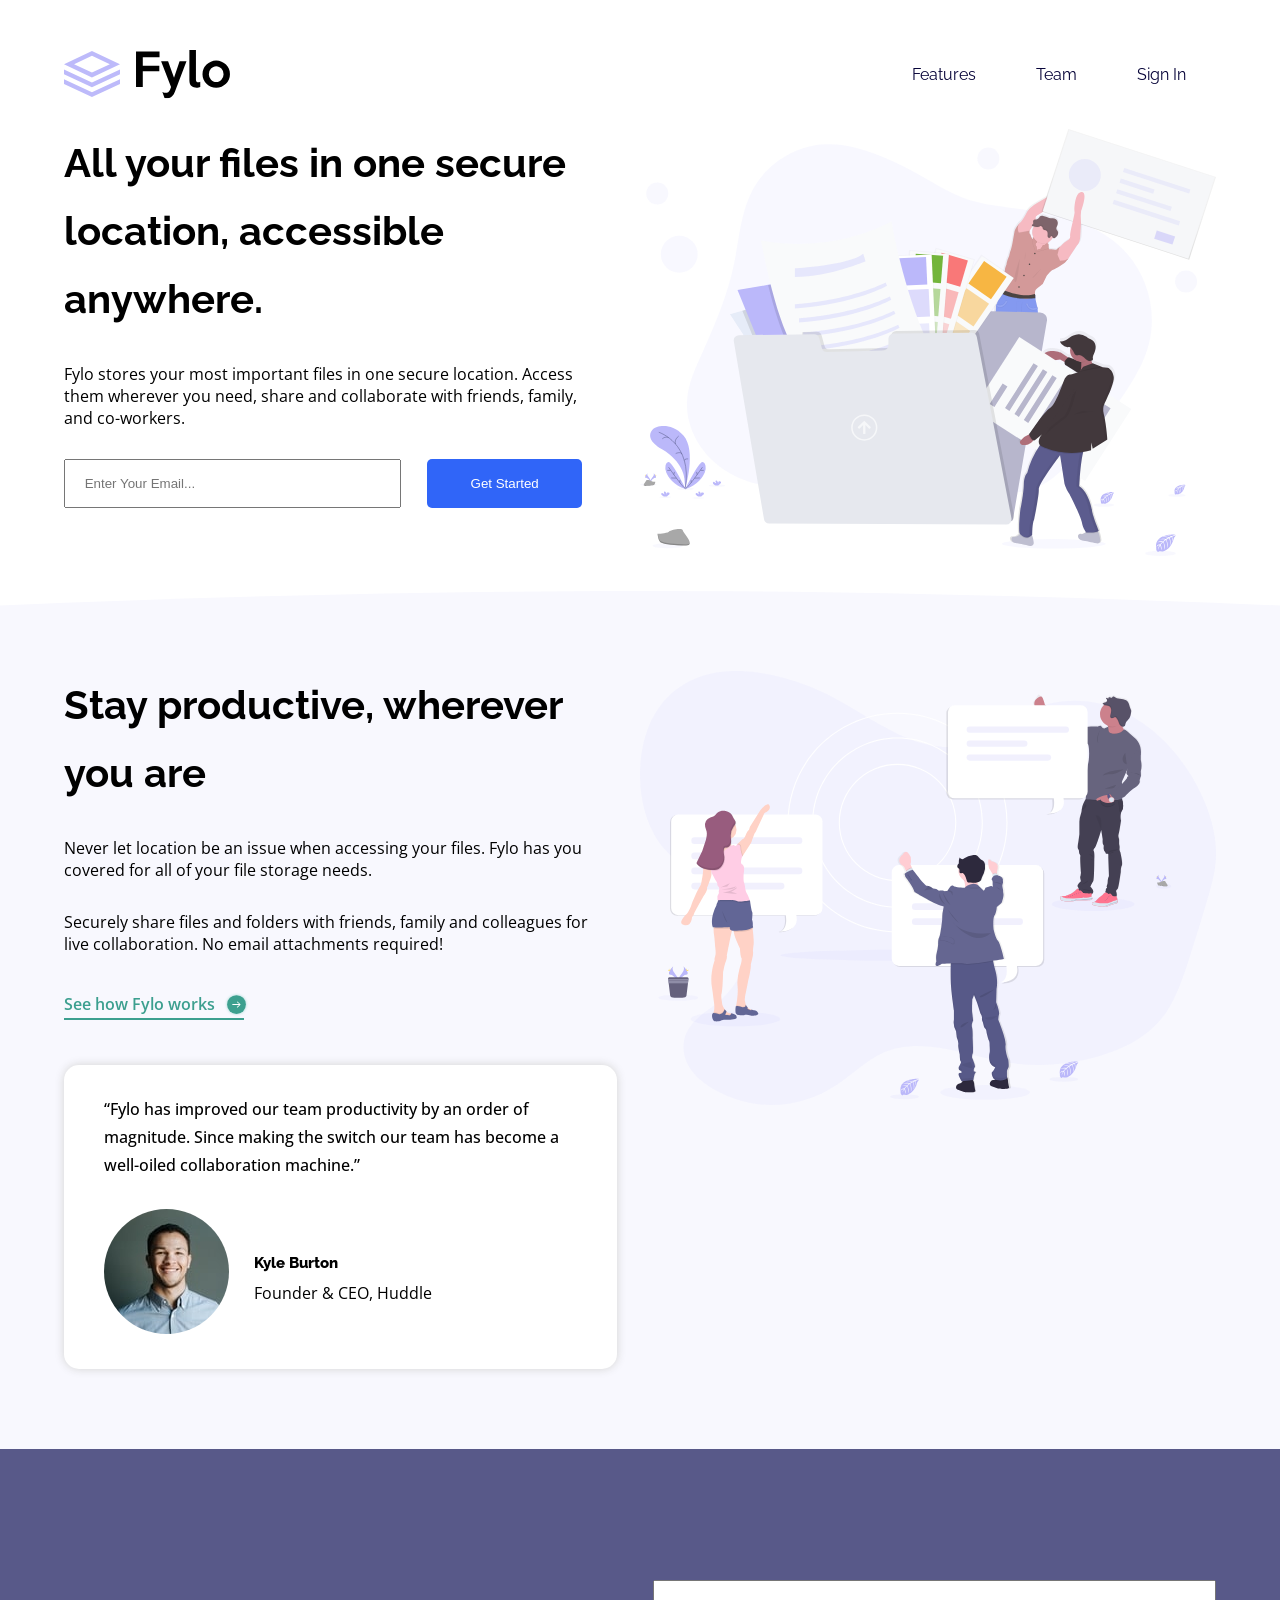
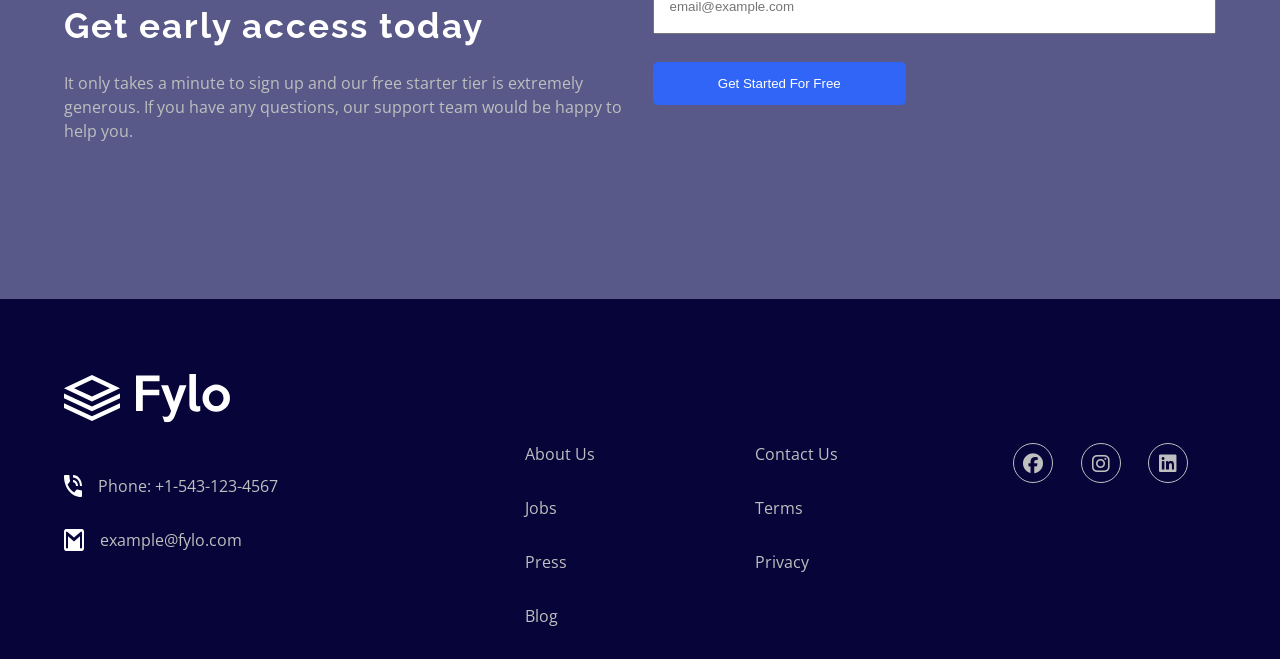
<file: index.html>
<!DOCTYPE html>
<html lang="en">
<head>
    <meta charset="UTF-8">
    <meta name="viewport" content="width=device-width, initial-scale=1.0">
    <title>Fylo Project</title>
    <link rel="stylesheet" href="CSS/Fylo.css">
    <link rel="stylesheet" href="CSS/all.min.css">
    <link rel="stylesheet" href="https://cdnjs.cloudflare.com/ajax/libs/font-awesome/6.4.2/css/all.min.css" integrity="sha512-z3gLpd7yknf1YoNbCzqRKc4qyor8gaKU1qmn+CShxbuBusANI9QpRohGBreCFkKxLhei6S9CQXFEbbKuqLg0DA==" crossorigin="anonymous" referrerpolicy="no-referrer" />
</head>
<body>
    <header>
        <div class="container">
            <div class="navbar">
                <img src="Images/logo.svg" alt="" class="logo">
                <nav>
                    <ul>
                        <li><a href="#">Features</a></li>
                        <li><a href="#">Team</a></li>
                        <li><a href="#">Sign In</a></li>
                    </ul>
                </nav>
            </div>
            <div class="row">
                <div class="col-left">
                    <h1>All your files in one secure location, accessible anywhere.</h1>
                    <p>Fylo stores your most important files in one secure location. 
                        Access them wherever you need, share and collaborate with friends, 
                        family, and co-workers.</p>
                    <section>
                        <input type="email" name="Email" id="" placeholder=" Enter Your Email...">
                        <button type="button">Get Started</button>
                    </section>
                </div>
                <div class="col-right">
                    <img src="Images/illustration-1.svg" alt="" srcset="">
                </div>
            </div>
        </div>

    </header>

    <!--START Team-->
    <section class="team">
        <div class="container">
            <div class="row-team">
                <div class="col-left-t">
                    <h1> Stay productive, wherever you are</h1>
                    <div class="para">
                        <p>Never let location be an issue when accessing your files. Fylo has you 
                            covered for all of your file storage needs.</p>
                        <p>Securely share files and folders with friends, family and colleagues for 
                            live collaboration. No email attachments required!
                          </p>
                    </div>
                    <div class="a">
                        <a class="link" href="#">See how Fylo works <img src="Images/icon-arrow.svg"></img></a>
                    </div>
                    
                    <div class="text">
                        <q>Fylo has improved our team productivity by an order of magnitude. Since 
                            making the switch our team has become a well-oiled collaboration machine.</q>
                        <div class="profile">
                            <div class="pic">
                                <img src="Images/avatar-testimonial.jpg" alt="" srcset="">
                            </div>
                            <div class="position">
                                <h5>Kyle Burton</h5>
                                <p>Founder & CEO, Huddle</p>
                            </div>
                        </div>
                    </div>
                </div>
                <div class="col-right-t">
                    <img src="Images/illustration-2.svg" alt="" srcset="">
                </div>
            </div>
        </div>
    </section>
    <!--END Team-->

    <!-- Start Sign In -->

    <div class="sign-in">
        <div class="container">
            <div class="details">
                <div class="text">
                    <h2>Get early access today</h2>
                    <p>It only takes a minute to sign up and our free starter tier is extremely generous. 
                        If you have any questions, our support team would be happy to help you.</p>
                </div>
                <div class="subscribe">
                    <input type="email" name="" id="" placeholder="email@example.com">
                    <button type="button"> Get Started For Free</button>
                </div>
                
            </div>
        </div>
    </div>
    <!--End Sign In-->

    <!--Start Footer-->
    <footer>
        <div class="container">
            <img src="Images/logo - footer.svg" alt="">
            <div class="row-f">
                <div class="col-1">
                    <div class="info">
                        <img src="Images/icon-phone.svg" alt="" srcset="">
                        <p>Phone: +1-543-123-4567</p>
                    </div>
                    <div class="info">
                        <img src="Images/icon-email.svg" alt="">
                        <p>example@fylo.com</p>
                    </div>
                </div>
                <div class="col-2">
                    <ul>
                        <li><a href="#">About Us</a></li>
                        <li><a href="#"> Jobs</a></li>
                        <li><a href="#"> Press</a></li>
                        <li><a href="#"> Blog</a></li>
                    </ul>
                </div>
                <div class="col-3">
                    <ul>
                        <li><a href="">Contact Us</a></li>
                        <li><a href="">Terms</a></li>
                        <li><a href="">Privacy</a></li>
                    </ul>
                </div>
                <div class="col-4">
                    <a href="https://www.facebook.com" id=""><i class="fa-brands fa-facebook"></i></a>
                    <a href="https://www.instagram.com/belal_mohamde93/" id=""><i class="fa-brands fa-instagram"></i></a>
                    <a href="https://www.linkedin.com/in/belal-almusleh-9306/" id=""><i class="fa-brands fa-linkedin"></i></a>
                </div>
            </div>
        </div>
    </footer>
    <!--End Footer-->
</body>
</html>
</file>
<file: CSS/Fylo.css>
/*Libre Baskerville */
@import url('https://fonts.googleapis.com/css2?family=Libre+Baskerville:ital,wght@0,400;0,700;1,400&family=Open+Sans:ital,wght@0,300;0,400;0,500;0,700;0,800;1,300;1,400&family=Poppins:ital,wght@0,100;0,200;0,300;0,400;0,500;0,600;0,700;0,800;1,100;1,200;1,300;1,400&family=Quicksand:wght@300;400;500;600;700&family=Work+Sans:ital,wght@0,400;0,600;0,700;0,800;1,400;1,600;1,700&display=swap');
/*Mooli*/
@import url('https://fonts.googleapis.com/css2?family=Libre+Baskerville:ital,wght@0,400;0,700;1,400&family=Mooli&family=Open+Sans:ital,wght@0,300;0,400;0,500;0,700;0,800;1,300;1,400&family=Poppins:ital,wght@0,100;0,200;0,300;0,400;0,500;0,600;0,700;0,800;1,100;1,200;1,300;1,400&family=Quicksand:wght@300;400;500;600;700&family=Work+Sans:ital,wght@0,400;0,600;0,700;0,800;1,400;1,600;1,700&display=swap');
/*Barlow Condensed */
@import url('https://fonts.googleapis.com/css2?family=Barlow+Condensed:ital,wght@0,100;0,200;0,300;0,400;0,500;0,600;0,700;0,800;0,900;1,100;1,200;1,300;1,400;1,600;1,700;1,800;1,900&family=Libre+Baskerville:ital,wght@0,400;0,700;1,400&family=Mooli&family=Open+Sans:ital,wght@0,300;0,400;0,500;0,700;0,800;1,300;1,400&family=Poppins:ital,wght@0,100;0,200;0,300;0,400;0,500;0,600;0,700;0,800;1,100;1,200;1,300;1,400&family=Quicksand:wght@300;400;500;600;700&family=Work+Sans:ital,wght@0,400;0,600;0,700;0,800;1,400;1,600;1,700&display=swap');
/*Raleway*/
@import url('https://fonts.googleapis.com/css2?family=Barlow+Condensed:ital,wght@0,100;0,200;0,300;0,400;0,500;0,600;0,700;0,800;0,900;1,100;1,200;1,300;1,400;1,600;1,700;1,800;1,900&family=Libre+Baskerville:ital,wght@0,400;0,700;1,400&family=Mooli&family=Open+Sans:ital,wght@0,300;0,400;0,500;0,700;0,800;1,300;1,400&family=Poppins:ital,wght@0,100;0,200;0,300;0,400;0,500;0,600;0,700;0,800;1,100;1,200;1,300;1,400&family=Quicksand:wght@300;400;500;600;700&family=Raleway:ital,wght@0,100;0,200;0,300;0,500;0,600;0,700;0,800;0,900;1,100;1,200;1,300;1,400;1,500;1,600;1,700;1,800;1,900&family=Work+Sans:ital,wght@0,400;0,600;0,700;0,800;1,400;1,600;1,700&display=swap');
/*Opens sans */ 
@import url('https://fonts.googleapis.com/css2?family=Barlow+Condensed:ital,wght@0,100;0,200;0,300;0,400;0,500;0,600;0,700;0,800;0,900;1,100;1,200;1,300;1,400;1,600;1,700;1,800;1,900&family=Libre+Baskerville:ital,wght@0,400;0,700;1,400&family=Mooli&family=Open+Sans:ital,wght@0,300;0,400;0,500;0,600;0,700;0,800;1,300;1,400;1,500;1,600;1,700;1,800&family=Poppins:ital,wght@0,100;0,200;0,300;0,400;0,500;0,600;0,700;0,800;1,100;1,200;1,300;1,400&family=Quicksand:wght@300;400;500;600;700&family=Raleway:ital,wght@0,100;0,200;0,300;0,500;0,600;0,700;0,800;0,900;1,100;1,200;1,300;1,400;1,500;1,600;1,700;1,800;1,900&family=Work+Sans:ital,wght@0,400;0,600;0,700;0,800;1,400;1,600;1,700&display=swap');
* {
    box-sizing: border-box;
    list-style: none;
    padding: 0;
    margin: 0;
    text-decoration: none;
    color: black;
}

/* Variables */ 
:root {
    --font1:'Libre Baskville';
    --font2:'Mooli';
    --font3:'Barlow Condensed';
    --font4:'Raleway';
    --font5:'Open Sans';
    --Very-Dark-Blue: hsl(243, 87%, 12%);
    --Desaturated-Blue: hsl(238, 22%, 44%);
    --Bright-Blue: hsl(224, 93%, 58%);
    --Moderate-Cyan: hsl(170, 45%, 43%);
    --Light-Grayish-Blue: hsl(240, 75%, 98%);
    --Light-Gray: hsl(0, 0%, 75%);
    --body-font-size:16px;
}
/* Variables */ 

.container {
    margin: 0 5%;;
}
body{
    font-family: var(--font5),sans-serif;
    font-weight:400;
    font-size: 16px;
}
h1,h2,h3,h4,h5,h6,nav{
    font-family: var(--font4),serif;
}
/* Start Header */ 
header .container .navbar
    {
        display: flex;
        justify-content: space-between;
        align-items: center;
        margin-top: 50px;
    }
header .container nav ul{
    display: flex;
    align-items: center;
    }
header .container nav ul li a{
    margin: 0 30px;
    color: var(--Very-Dark-Blue);
    font-family: var(--font4), sans-serif;
}
header .container .row{
    display: flex;
    justify-content: space-between;
    padding-top: 30px;
    padding-bottom: 30px;
    flex-wrap:wrap-reverse;
}
header .container .row .col-left{
    flex-basis: 45%;
}
header .container .row .col-left h1{
    font-size: 40px;
    line-height: 1.7;
}
header .container .row .col-left p{
    margin: 30px 0;
}
header .container .row .col-left  section{
    display: flex;
    justify-content: space-between;
    flex-wrap: wrap;
}
header .container .row .col-left  section input {
    flex-basis: 65%;
    padding: 15px;
    margin-right: 3%;
}
header .container .row .col-left  section button{  
    flex-basis: 30% ;
    background: var(--Bright-Blue);
    border: none;
    color: white;
    cursor: pointer;
    border-radius: 5px;
   
}
header .container .row .col-right{
    flex-basis: 50%;
}
header .container .row .col-right img{
    max-width: 100% ;
}

@media (max-width:750px){
    header .container .row{
        justify-content: center;
    }
    header .container .navbar img{
        width: 30%;
    }
    header .container nav ul li a{
        margin:0 10px;
        font-size: 13px;
    }
    header .container .row .col-left  section input{
        flex-basis: 100%;
        margin-right: 0;
    }
    header .container .row .col-left  section button{
        margin-top: 15px;
        flex-basis: 100%;
        padding: 15px;
    }
    header .container .row .col-left{
        flex-basis: 100%;
    }
    header .container .row .col-right{
        flex-basis: 100%;
    }
}


/* Start Team Section */ 

.team {
    padding-top: 80px;
    padding-bottom: 80px;
    background-image: url('../Images/bg-curve-desktop.svg');
    background-repeat: no-repeat;
    background-position: center;
    background-size: cover;
}
.team .row-team {
    display: flex;
    flex-wrap: wrap-reverse;
    justify-content: space-between;
}
.team .col-left-t{
    flex-basis: 48%;
}
.team .col-left-t h1{
    font-size: 40px;
    line-height: 1.7;
}
.team .col-left-t .para p {
    margin: 30px 0;
}
.team .col-left-t a {
    color: var(--Moderate-Cyan);
    font-weight: 600;
    border-bottom: var(--Moderate-Cyan) 2px solid;
    padding-bottom: 3px;
}
.team .col-left-t a img{
    height: 25px;
    width: 25px;
   position: relative;
   bottom: -7px;
   right: -5px;
}
.team .col-left-t .text {
    margin-top: 50px;
    background-color: #fff;
    padding: 30px 40px;
    border-radius: 15px;
    box-shadow: 0px 0px 10px lightgray;
    min-width: 80%;
}
.team .col-left-t .text q{
    font-weight: 500;
    line-height: 1.75;
}
.team .col-left-t .text .profile {
    margin-top: 30px;
    display: flex;
    align-items: center;
}
.team .col-left-t .text .profile .pic img{
    border-radius: 50%;
}
.team .col-left-t .text .profile .position{
    margin-left: 25px;
}
.team .col-left-t .text .profile .position h5{
    font-weight: 800;
    font-size: 15px;
    margin: 10px 0;
}
.team .col-right-t{
    flex-basis: 50%;
}
.team .row-team .col-right-t img{
    max-width: 100%;
}

@media(max-width:750px){
    .team .col-left-t{
        flex-basis: 100%;
    }
    .team .col-right-t{
        flex-basis: 100%;
    }
    .team .col-right-t img{
        max-width: 100%;
    }
    .team .col-left-t .a{
    display: flex;
    justify-content: center;
    }
}

/* End Team */ 

/* Start Sign In */ 
.sign-in {
    background-color: var(--Desaturated-Blue);
    min-height: 50vh;
    display: flex;
    align-items: center;
}
.sign-in .details {
    display: flex;
   gap: 25px;
}
.sign-in .details .text>* {
    margin: 25px 0 ;
}
.sign-in .details .text{
    width: 50%;
}
.sign-in .details .text h2 {
    color: #fff;
    letter-spacing: 2px;
    font-size: 26pt;
    font-weight: 700;
}
.sign-in .details .text p{
    color: var(--Light-Gray);
    line-height: 1.5;
}
.sign-in .details .subscribe {
    width: 50%;
    display: flex;
    flex-wrap: wrap;
    height: 125px;
}
.sign-in .details .subscribe>*{
    display: inline-block;
    width: 100%;
}
.sign-in .details .subscribe input{
    height: 30%;
    padding: 25px 15px;

}
.sign-in .details .subscribe button{
    min-width:40%;
    max-width: 45%;
    border-radius: 5px;
    outline: none;
    border: none;
    background-color: var(--Bright-Blue);
    color: white;
    cursor: pointer;
}

@media (max-width:750px){
    .sign-in .details{
        flex-wrap: wrap;
        justify-content: center;
    }
    .sign-in .details .text{
        flex-basis: 100%;
        text-align: center;
    }
    .sign-in .details .subscribe{
        flex-basis: 100%;
        justify-content: center;
    }
    .sign-in .details .subscribe button {
       min-width: 100%;
}}

/* End Sign In */ 

/* Start Footer */ 
footer{
    background-color: var(--Very-Dark-Blue);
    padding-top: 75px;
}
footer p, footer a, footer i {
    color: var(--Light-Gray);
}
footer .container>img {
    margin-bottom: 15px;
}
footer .row-f {
    display: grid;
    grid-template-columns: 2fr repeat(3,1fr);
 }
 footer .row-f .col-1 .info {
    display: flex;
    gap: 1rem;
    margin: 2rem 0;
 }
 footer .row-f .col-2 li{
    margin-bottom: 2rem;
 }
 footer .row-f .col-3 li{
    margin-bottom: 2rem;
 }
 footer .row-f .col-4  {
    display: flex;
    justify-content: space-evenly;
 }
 footer .row-f .col-4 i {
    border: 1px var(--Light-Gray) solid;
    width: 40px;
    height: 40px;
    border-radius: 50%;
    font-size: 20px;
    text-align: center;
    line-height: 2;
 }
 @media(550px<= width <=749px){

 }

 @media(max-width:600px){
    footer .row-f {
        grid-template-columns:minmax(0,1fr);
        grid-template-rows: repeat(4,1fr);
    }
    footer .row-f .col-4 {
        justify-content: center;
    }
    footer .row-f .col-4 a {
        margin: 0 2rem;
    }
 }
/* Footer End */
</file>
